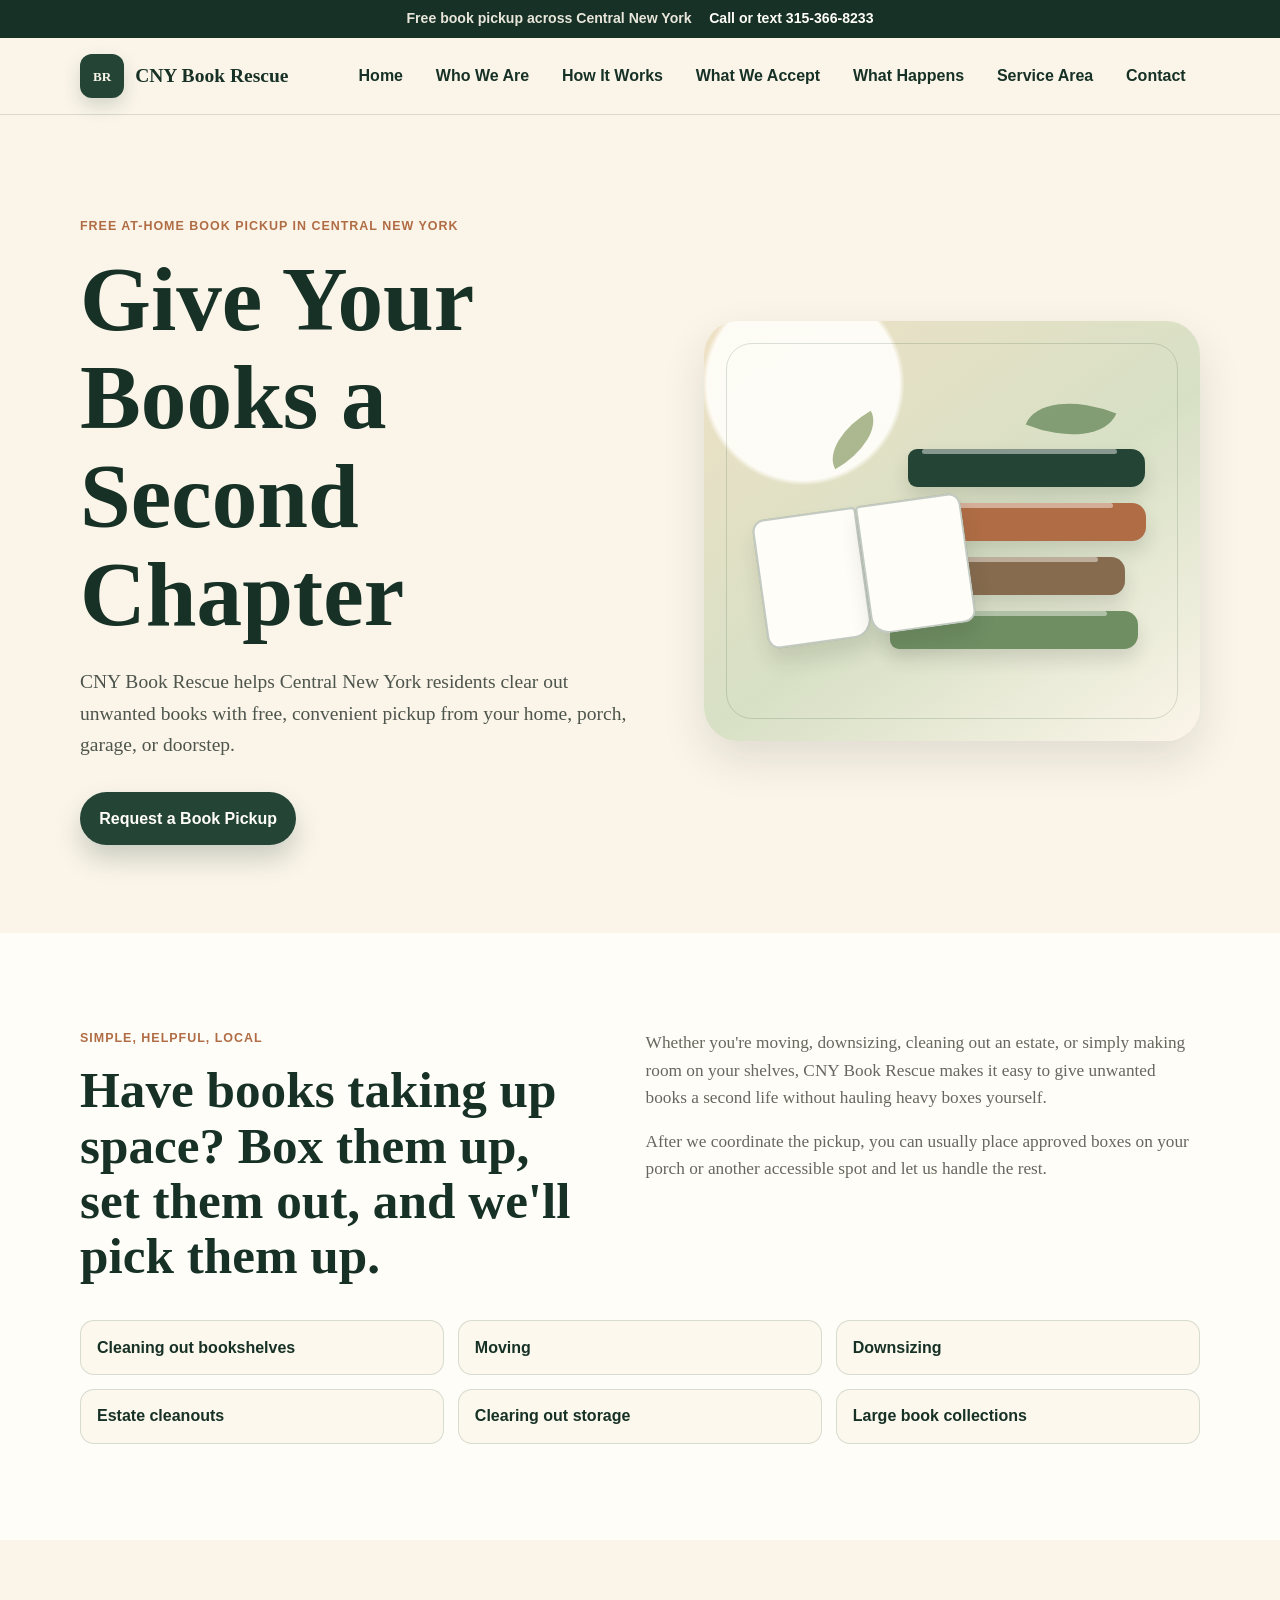
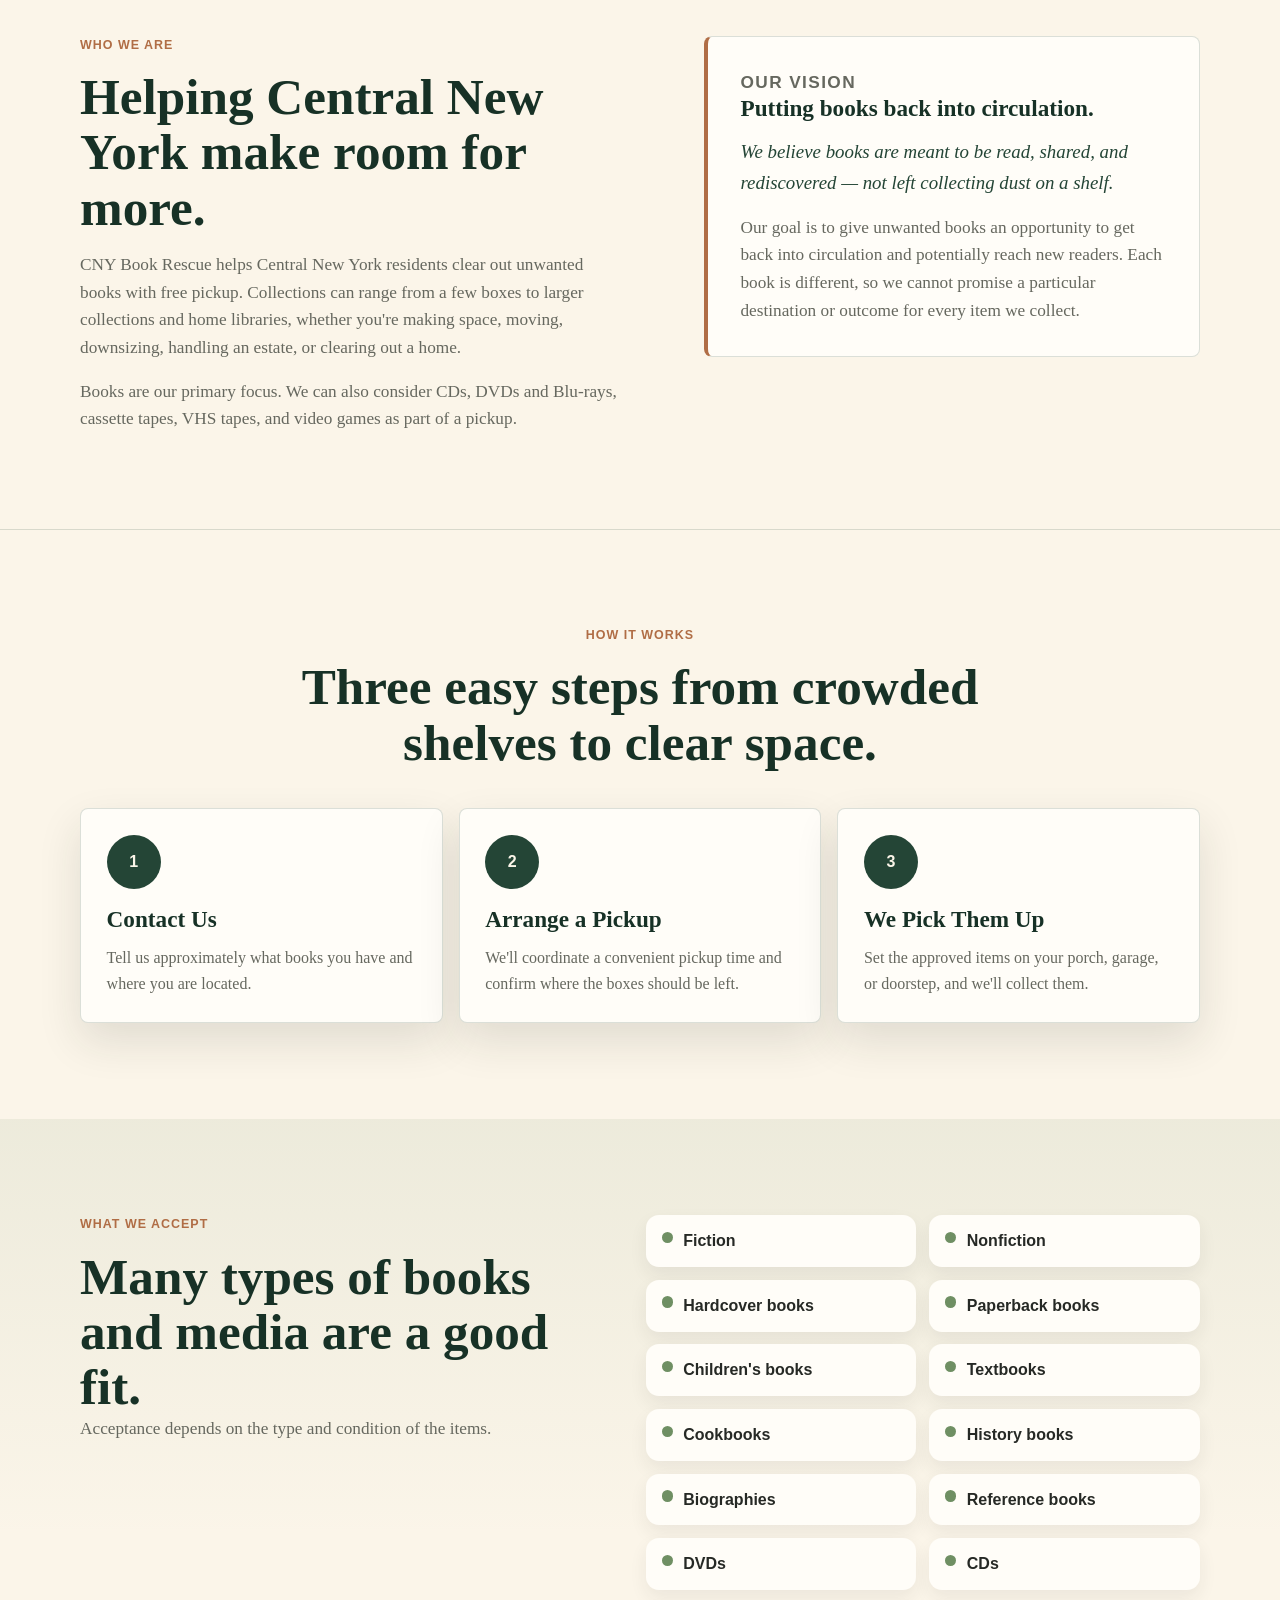
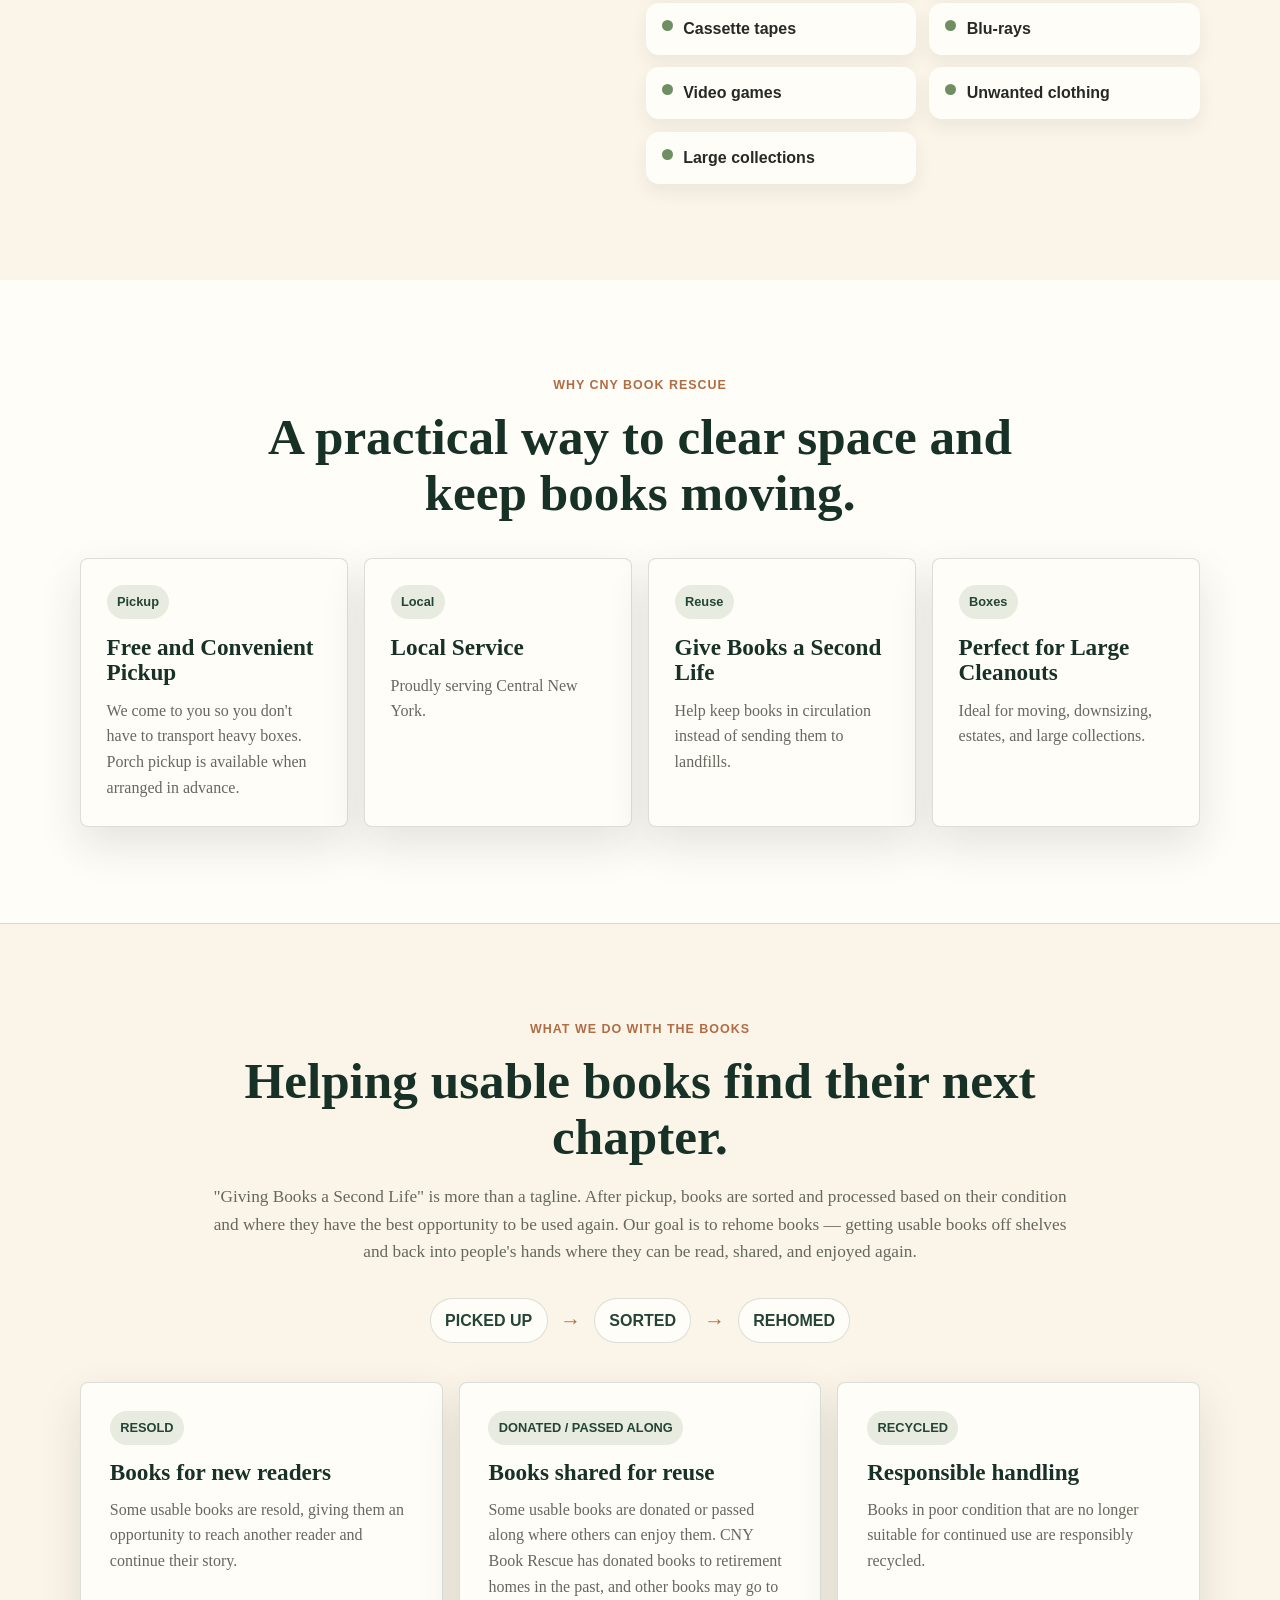
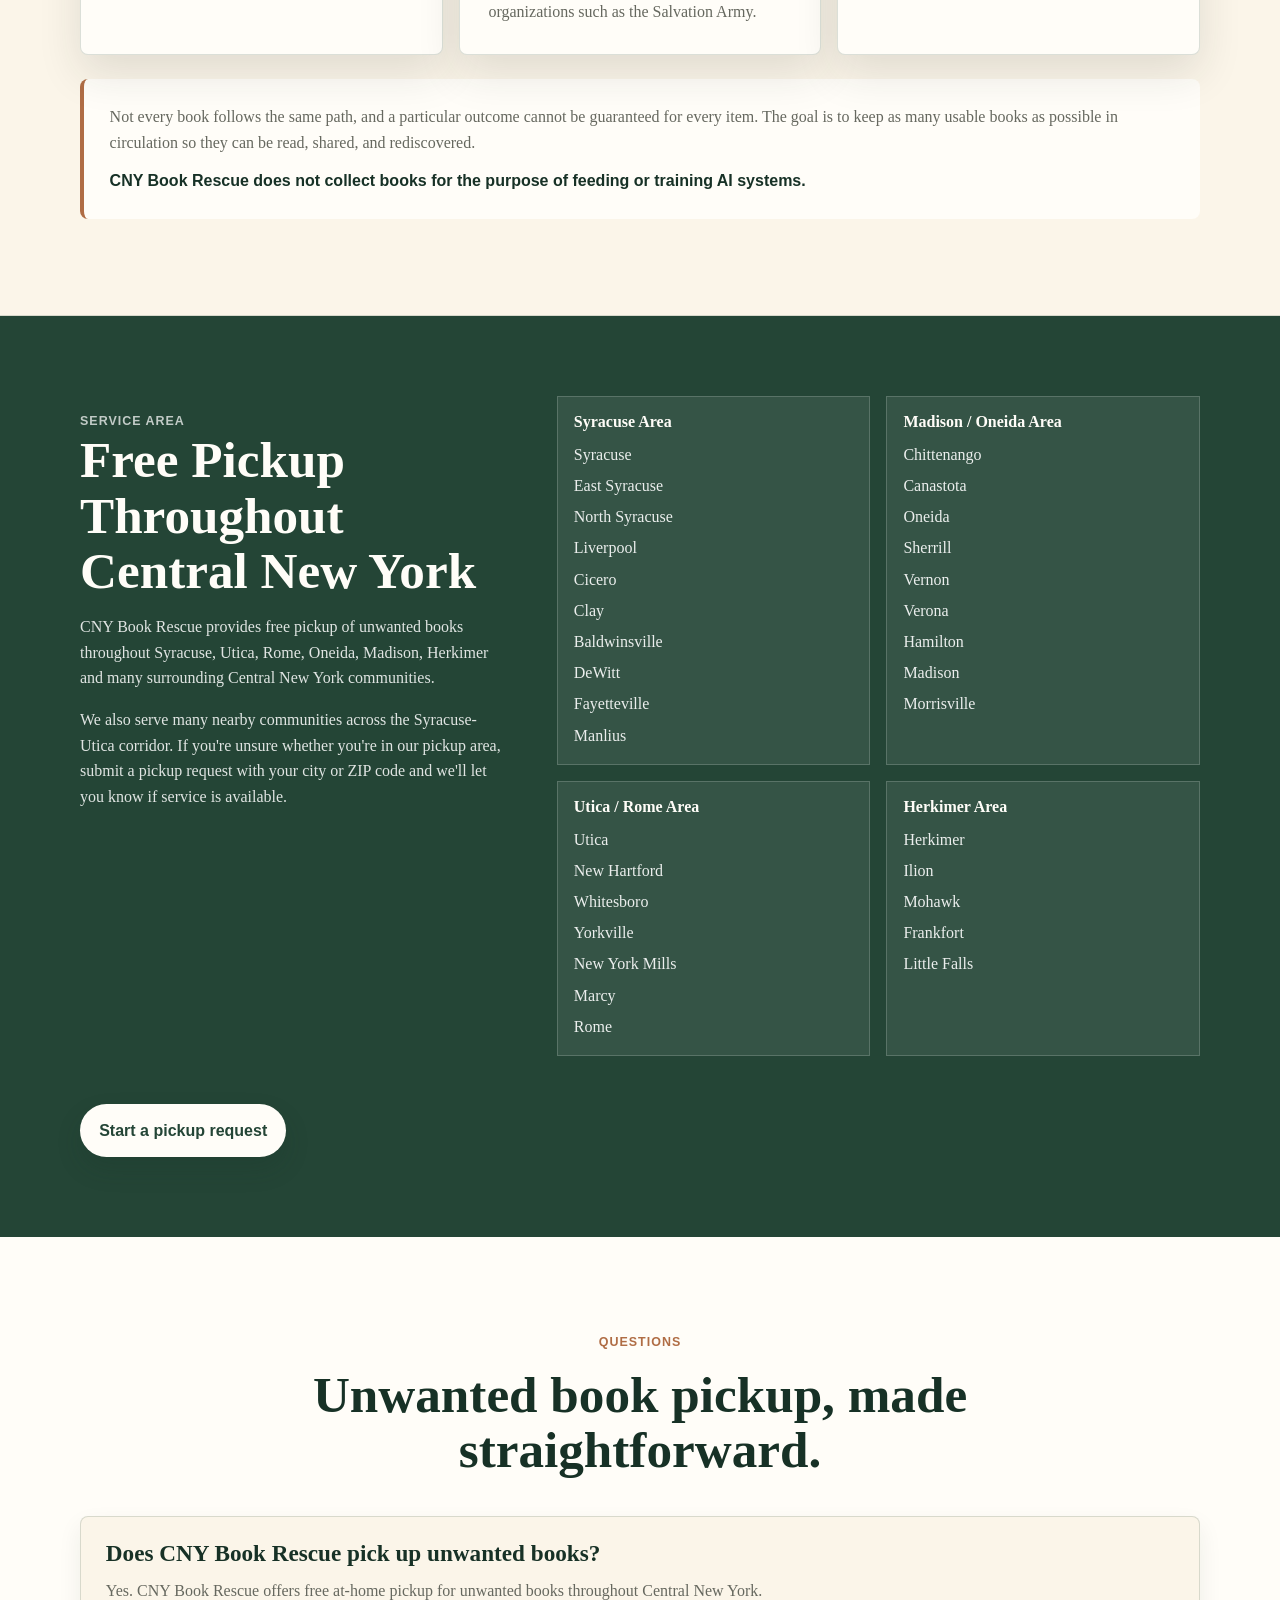
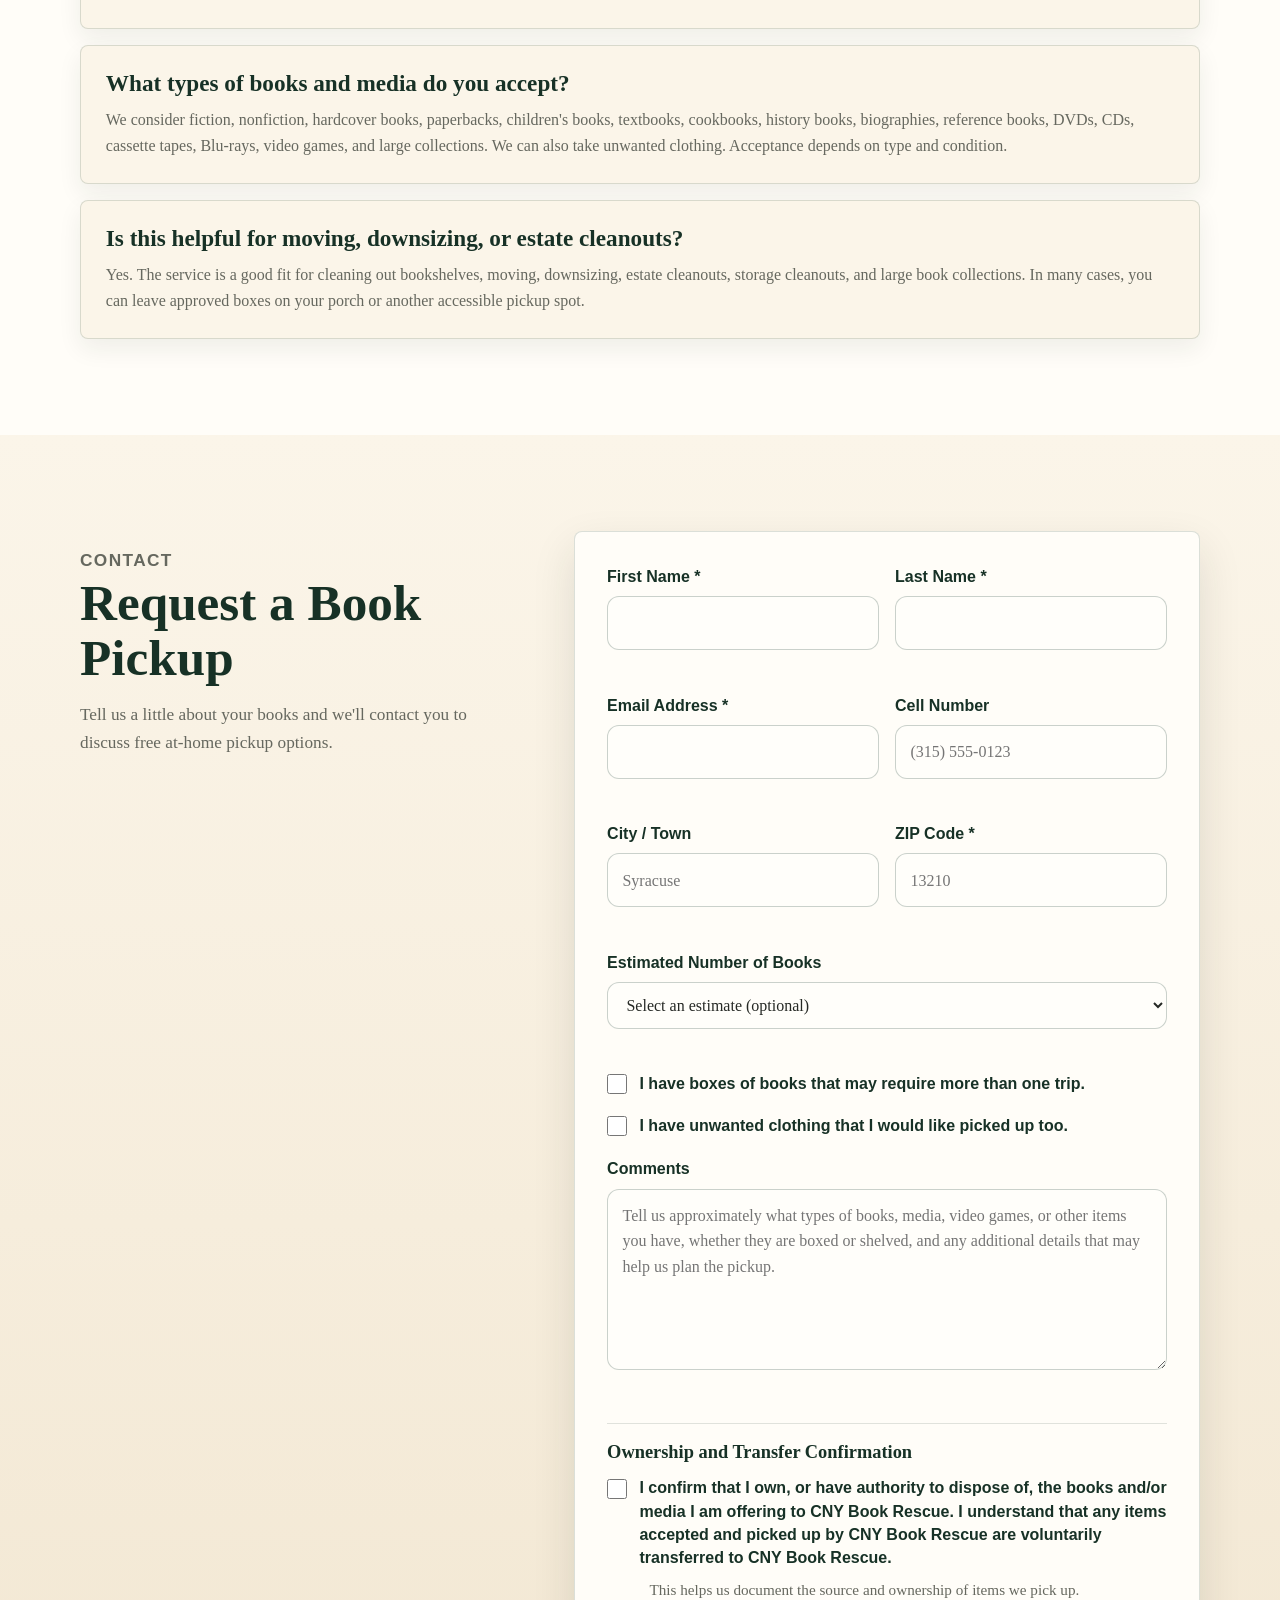
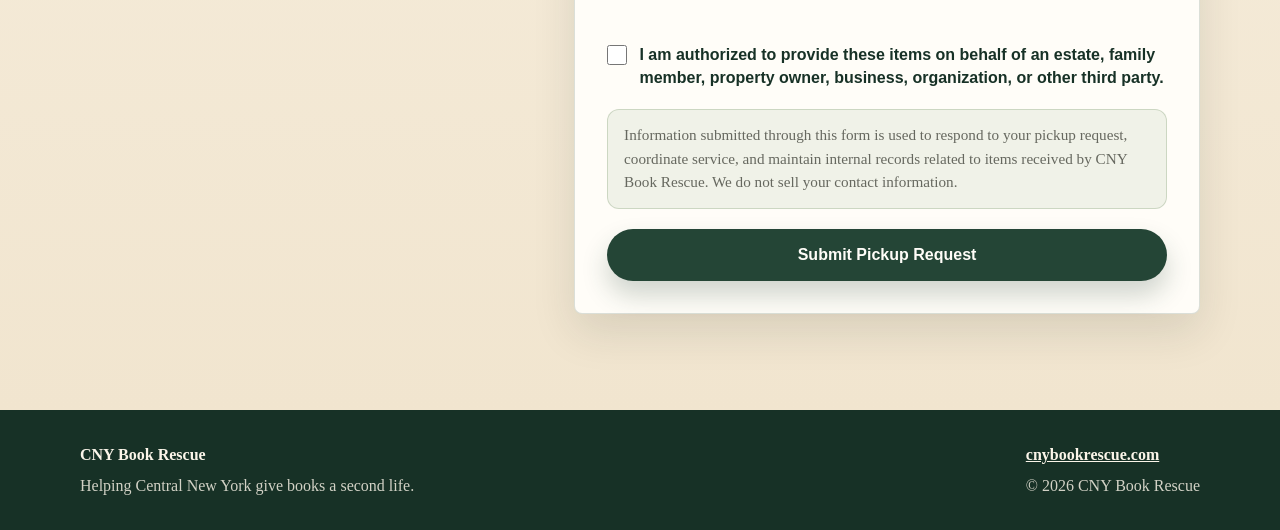
<file: index.html>
<!DOCTYPE html>
<html lang="en">
  <head>
    <!-- Google tag (gtag.js) -->
    <script async src="https://www.googletagmanager.com/gtag/js?id=G-8BRWE50BPJ"></script>
    <script>
      window.dataLayer = window.dataLayer || [];
      function gtag(){dataLayer.push(arguments);}
      gtag('js', new Date());

      gtag('config', 'G-8BRWE50BPJ');
    </script>
    <meta charset="UTF-8">
    <meta name="viewport" content="width=device-width, initial-scale=1.0">
    <title>Free Book Pickup in Syracuse, Central NY &amp; The Mohawk Valley | CNY Book Rescue</title>
    <meta name="description" content="Free pickup of unwanted books and accepted media across Central New York, including Syracuse, Manlius, Cazenovia, Oneida, Utica, Rome, Hamilton and nearby communities.">
    <meta name="robots" content="index, follow">
    <meta name="author" content="CNY Book Rescue">
    <meta name="geo.region" content="US-NY">
    <meta name="geo.placename" content="Central New York, Mohawk Valley, Oneida, Utica, Rome, Syracuse, Madison, Herkimer">
    <meta name="theme-color" content="#244536">
    <!-- TODO: Add Google Search Console verification meta tag here after the real verification code is available. -->
    <meta property="og:title" content="Free Book Pickup in Syracuse, Central NY &amp; The Mohawk Valley | CNY Book Rescue">
    <meta property="og:description" content="Free at-home and porch pickup for unwanted books and accepted media throughout the existing CNY Book Rescue service area in Central New York.">
    <meta property="og:type" content="website">
    <meta property="og:url" content="https://cnybookrescue.com/">
    <meta property="og:site_name" content="CNY Book Rescue">
    <meta property="og:image" content="https://cnybookrescue.com/CListImage.png">
    <meta property="og:image:alt" content="CNY Book Rescue free book pickup in Central New York">
    <meta property="og:locale" content="en_US">
    <meta name="twitter:card" content="summary_large_image">
    <meta name="twitter:title" content="Free Book Pickup in Syracuse, Central NY &amp; The Mohawk Valley | CNY Book Rescue">
    <meta name="twitter:description" content="Free at-home and porch pickup for unwanted books and accepted media throughout the existing CNY Book Rescue service area in Central New York.">
    <meta name="twitter:url" content="https://cnybookrescue.com/">
    <meta name="twitter:image" content="https://cnybookrescue.com/CListImage.png">
    <meta name="twitter:image:alt" content="CNY Book Rescue free book pickup in Central New York">
    <link rel="canonical" href="https://cnybookrescue.com/">
    <link rel="icon" href="data:image/svg+xml,%3Csvg xmlns='http://www.w3.org/2000/svg' viewBox='0 0 64 64'%3E%3Crect width='64' height='64' rx='14' fill='%23244536'/%3E%3Ctext x='32' y='39' text-anchor='middle' font-family='Georgia,serif' font-size='20' font-weight='700' fill='%23fbf5e9'%3EBR%3C/text%3E%3C/svg%3E">
    <link rel="stylesheet" href="css/styles.css">
    <!-- TODO: Add sameAs profile URLs to the Organization schema after real GBP, Facebook, Nextdoor, Yelp, or other profiles are live. -->
    <script type="application/ld+json">
      {
        "@context": "https://schema.org",
        "@graph": [
          {
            "@type": "WebSite",
            "@id": "https://cnybookrescue.com/#website",
            "name": "CNY Book Rescue",
            "alternateName": "Central New York Book Rescue",
            "url": "https://cnybookrescue.com/",
            "inLanguage": "en-US",
            "publisher": {
              "@id": "https://cnybookrescue.com/#organization"
            }
          },
          {
            "@type": "WebPage",
            "@id": "https://cnybookrescue.com/#webpage",
            "url": "https://cnybookrescue.com/",
            "name": "Free Book Pickup in Syracuse, Central NY & The Mohawk Valley | CNY Book Rescue",
            "description": "Free pickup of unwanted books and accepted media across the established CNY Book Rescue service area in Central New York.",
            "isPartOf": {
              "@id": "https://cnybookrescue.com/#website"
            },
            "about": {
              "@id": "https://cnybookrescue.com/#organization"
            },
            "mainEntity": {
              "@id": "https://cnybookrescue.com/#service"
            },
            "inLanguage": "en-US"
          },
          {
            "@type": "Organization",
            "@id": "https://cnybookrescue.com/#organization",
            "name": "CNY Book Rescue",
            "alternateName": "Central New York Book Rescue",
            "url": "https://cnybookrescue.com/",
            "image": "https://cnybookrescue.com/CListImage.png",
            "telephone": "+1-315-366-8233",
            "email": "cnybookrescue@gmail.com",
            "description": "CNY Book Rescue provides free at-home and porch pickup of unwanted books and accepted media throughout its established Central New York service area.",
            "contactPoint": {
              "@type": "ContactPoint",
              "telephone": "+1-315-366-8233",
              "contactType": "pickup requests",
              "areaServed": [
                "Central New York",
                "Mohawk Valley, New York"
              ],
              "availableLanguage": "English"
            },
            "knowsAbout": [
              "free book pickup",
              "at-home book pickup",
              "porch pickup",
              "unwanted books",
              "book donation pickup",
              "donate unwanted books",
              "books and media pickup",
              "book removal",
              "used book pickup",
              "book collection removal",
              "home library removal",
              "home library pickup",
              "estate book cleanout",
              "estate book pickup",
              "moving and downsizing book removal",
              "DVD pickup",
              "CD pickup",
              "video game pickup",
              "cassettes pickup"
            ],
            "areaServed": [
              {
                "@type": "AdministrativeArea",
                "name": "Central New York"
              },
              {
                "@type": "Place",
                "name": "Mohawk Valley, New York",
                "containedInPlace": {
                  "@type": "State",
                  "name": "New York"
                }
              },
              {
                "@type": "AdministrativeArea",
                "name": "Onondaga County, New York"
              },
              {
                "@type": "AdministrativeArea",
                "name": "Madison County, New York"
              },
              {
                "@type": "AdministrativeArea",
                "name": "Oneida County, New York"
              },
              {
                "@type": "AdministrativeArea",
                "name": "Herkimer County, New York"
              },
              {
                "@type": "City",
                "name": "Syracuse",
                "containedInPlace": {
                  "@type": "AdministrativeArea",
                  "name": "Onondaga County, New York"
                }
              },
              {
                "@type": "City",
                "name": "East Syracuse",
                "containedInPlace": {
                  "@type": "AdministrativeArea",
                  "name": "Onondaga County, New York"
                }
              },
              {
                "@type": "City",
                "name": "North Syracuse",
                "containedInPlace": {
                  "@type": "AdministrativeArea",
                  "name": "Onondaga County, New York"
                }
              },
              {
                "@type": "Place",
                "name": "Mattydale, New York",
                "containedInPlace": {
                  "@type": "AdministrativeArea",
                  "name": "Onondaga County, New York"
                }
              },
              {
                "@type": "City",
                "name": "Liverpool",
                "containedInPlace": {
                  "@type": "AdministrativeArea",
                  "name": "Onondaga County, New York"
                }
              },
              {
                "@type": "City",
                "name": "Cicero",
                "containedInPlace": {
                  "@type": "AdministrativeArea",
                  "name": "Onondaga County, New York"
                }
              },
              {
                "@type": "City",
                "name": "Clay",
                "containedInPlace": {
                  "@type": "AdministrativeArea",
                  "name": "Onondaga County, New York"
                }
              },
              {
                "@type": "City",
                "name": "Baldwinsville",
                "containedInPlace": {
                  "@type": "AdministrativeArea",
                  "name": "Onondaga County, New York"
                }
              },
              {
                "@type": "City",
                "name": "DeWitt",
                "containedInPlace": {
                  "@type": "AdministrativeArea",
                  "name": "Onondaga County, New York"
                }
              },
              {
                "@type": "City",
                "name": "Fayetteville",
                "containedInPlace": {
                  "@type": "AdministrativeArea",
                  "name": "Onondaga County, New York"
                }
              },
              {
                "@type": "City",
                "name": "Manlius",
                "containedInPlace": {
                  "@type": "AdministrativeArea",
                  "name": "Onondaga County, New York"
                }
              },
              {
                "@type": "City",
                "name": "Utica",
                "containedInPlace": {
                  "@type": "AdministrativeArea",
                  "name": "Oneida County, New York"
                }
              },
              {
                "@type": "City",
                "name": "New Hartford",
                "containedInPlace": {
                  "@type": "AdministrativeArea",
                  "name": "Oneida County, New York"
                }
              },
              {
                "@type": "City",
                "name": "Whitesboro",
                "containedInPlace": {
                  "@type": "AdministrativeArea",
                  "name": "Oneida County, New York"
                }
              },
              {
                "@type": "City",
                "name": "Yorkville",
                "containedInPlace": {
                  "@type": "AdministrativeArea",
                  "name": "Oneida County, New York"
                }
              },
              {
                "@type": "City",
                "name": "New York Mills",
                "containedInPlace": {
                  "@type": "AdministrativeArea",
                  "name": "Oneida County, New York"
                }
              },
              {
                "@type": "City",
                "name": "Marcy",
                "containedInPlace": {
                  "@type": "AdministrativeArea",
                  "name": "Oneida County, New York"
                }
              },
              {
                "@type": "City",
                "name": "Rome",
                "containedInPlace": {
                  "@type": "AdministrativeArea",
                  "name": "Oneida County, New York"
                }
              },
              {
                "@type": "City",
                "name": "Chittenango",
                "containedInPlace": {
                  "@type": "AdministrativeArea",
                  "name": "Madison County, New York"
                }
              },
              {
                "@type": "Place",
                "name": "Cazenovia, New York",
                "containedInPlace": {
                  "@type": "AdministrativeArea",
                  "name": "Madison County, New York"
                }
              },
              {
                "@type": "City",
                "name": "Canastota",
                "containedInPlace": {
                  "@type": "AdministrativeArea",
                  "name": "Madison County, New York"
                }
              },
              {
                "@type": "City",
                "name": "Oneida",
                "containedInPlace": {
                  "@type": "AdministrativeArea",
                  "name": "Madison County, New York"
                }
              },
              {
                "@type": "City",
                "name": "Sherrill",
                "containedInPlace": {
                  "@type": "AdministrativeArea",
                  "name": "Oneida County, New York"
                }
              },
              {
                "@type": "City",
                "name": "Vernon",
                "containedInPlace": {
                  "@type": "AdministrativeArea",
                  "name": "Oneida County, New York"
                }
              },
              {
                "@type": "City",
                "name": "Verona",
                "containedInPlace": {
                  "@type": "AdministrativeArea",
                  "name": "Oneida County, New York"
                }
              },
              {
                "@type": "City",
                "name": "Hamilton",
                "containedInPlace": {
                  "@type": "AdministrativeArea",
                  "name": "Madison County, New York"
                }
              },
              {
                "@type": "City",
                "name": "Madison",
                "containedInPlace": {
                  "@type": "AdministrativeArea",
                  "name": "Madison County, New York"
                }
              },
              {
                "@type": "City",
                "name": "Morrisville",
                "containedInPlace": {
                  "@type": "AdministrativeArea",
                  "name": "Madison County, New York"
                }
              },
              {
                "@type": "City",
                "name": "Herkimer",
                "containedInPlace": {
                  "@type": "AdministrativeArea",
                  "name": "Herkimer County, New York"
                }
              },
              {
                "@type": "City",
                "name": "Ilion",
                "containedInPlace": {
                  "@type": "AdministrativeArea",
                  "name": "Herkimer County, New York"
                }
              },
              {
                "@type": "City",
                "name": "Mohawk",
                "containedInPlace": {
                  "@type": "AdministrativeArea",
                  "name": "Herkimer County, New York"
                }
              },
              {
                "@type": "City",
                "name": "Frankfort",
                "containedInPlace": {
                  "@type": "AdministrativeArea",
                  "name": "Herkimer County, New York"
                }
              },
              {
                "@type": "City",
                "name": "Little Falls",
                "containedInPlace": {
                  "@type": "AdministrativeArea",
                  "name": "Herkimer County, New York"
                }
              }
            ]
          },
          {
            "@type": "Service",
            "@id": "https://cnybookrescue.com/#service",
            "name": "Free Book and Accepted Media Pickup Across Central New York",
            "serviceType": "Free book pickup, book donation pickup, and removal of unwanted books and accepted media",
            "description": "Free pickup of unwanted books and accepted media, including CDs, DVDs, cassettes and video games, from homes, porches, moves, downsizing projects, home libraries and estate cleanouts throughout the established Central New York service area.",
            "keywords": "free book pickup, book donation pickup, unwanted book removal, home library pickup, estate book pickup, moving and downsizing book pickup, books and media pickup, Syracuse New York book pickup, Oneida New York book pickup, Oneida New York book donation, Utica New York book pickup, Utica New York book donation, Rome New York book pickup, Mohawk Valley book pickup",
            "providerMobility": "dynamic",
            "provider": {
              "@id": "https://cnybookrescue.com/#organization"
            },
            "url": "https://cnybookrescue.com/",
            "offers": {
              "@type": "Offer",
              "name": "Free book and media pickup",
              "price": "0",
              "priceCurrency": "USD",
              "url": "https://cnybookrescue.com/#contact"
            },
            "areaServed": [
              {
                "@type": "AdministrativeArea",
                "name": "Central New York"
              },
              {
                "@type": "Place",
                "name": "Mohawk Valley, New York",
                "containedInPlace": {
                  "@type": "State",
                  "name": "New York"
                }
              },
              {
                "@type": "AdministrativeArea",
                "name": "Onondaga County, New York"
              },
              {
                "@type": "AdministrativeArea",
                "name": "Madison County, New York"
              },
              {
                "@type": "AdministrativeArea",
                "name": "Oneida County, New York"
              },
              {
                "@type": "AdministrativeArea",
                "name": "Herkimer County, New York"
              },
              {
                "@type": "Place",
                "name": "Syracuse-Utica corridor",
                "containedInPlace": {
                  "@type": "AdministrativeArea",
                  "name": "Central New York"
                }
              },
              {
                "@type": "City",
                "name": "Syracuse"
              },
              {
                "@type": "City",
                "name": "East Syracuse"
              },
              {
                "@type": "City",
                "name": "North Syracuse"
              },
              {
                "@type": "Place",
                "name": "Mattydale, New York"
              },
              {
                "@type": "City",
                "name": "Liverpool"
              },
              {
                "@type": "City",
                "name": "Cicero"
              },
              {
                "@type": "City",
                "name": "Clay"
              },
              {
                "@type": "City",
                "name": "Baldwinsville"
              },
              {
                "@type": "City",
                "name": "DeWitt"
              },
              {
                "@type": "City",
                "name": "Fayetteville"
              },
              {
                "@type": "City",
                "name": "Manlius"
              },
              {
                "@type": "City",
                "name": "Utica"
              },
              {
                "@type": "City",
                "name": "New Hartford"
              },
              {
                "@type": "City",
                "name": "Whitesboro"
              },
              {
                "@type": "City",
                "name": "Yorkville"
              },
              {
                "@type": "City",
                "name": "New York Mills"
              },
              {
                "@type": "City",
                "name": "Marcy"
              },
              {
                "@type": "City",
                "name": "Rome"
              },
              {
                "@type": "City",
                "name": "Chittenango"
              },
              {
                "@type": "Place",
                "name": "Cazenovia, New York"
              },
              {
                "@type": "City",
                "name": "Canastota"
              },
              {
                "@type": "City",
                "name": "Oneida"
              },
              {
                "@type": "City",
                "name": "Sherrill"
              },
              {
                "@type": "City",
                "name": "Vernon"
              },
              {
                "@type": "City",
                "name": "Verona"
              },
              {
                "@type": "City",
                "name": "Hamilton"
              },
              {
                "@type": "City",
                "name": "Madison"
              },
              {
                "@type": "City",
                "name": "Morrisville"
              },
              {
                "@type": "City",
                "name": "Herkimer"
              },
              {
                "@type": "City",
                "name": "Ilion"
              },
              {
                "@type": "City",
                "name": "Mohawk"
              },
              {
                "@type": "City",
                "name": "Frankfort"
              },
              {
                "@type": "City",
                "name": "Little Falls"
              }
            ]
          },
          {
            "@type": "FAQPage",
            "@id": "https://cnybookrescue.com/#faq",
            "mainEntity": [
              {
                "@type": "Question",
                "name": "Does CNY Book Rescue pick up unwanted books?",
                "acceptedAnswer": {
                  "@type": "Answer",
                  "text": "Yes. CNY Book Rescue offers free at-home pickup for unwanted books throughout Central New York."
                }
              },
              {
                "@type": "Question",
                "name": "What types of books and media do you accept?",
                "acceptedAnswer": {
                  "@type": "Answer",
                  "text": "We consider fiction, nonfiction, hardcover books, paperbacks, children's books, textbooks, cookbooks, history books, biographies, reference books, DVDs, CDs, cassette tapes, Blu-rays, video games, and large collections. We can also take unwanted clothing. Acceptance depends on type and condition."
                }
              },
              {
                "@type": "Question",
                "name": "Is this helpful for moving, downsizing, or estate cleanouts?",
                "acceptedAnswer": {
                  "@type": "Answer",
                  "text": "Yes. The service is a good fit for cleaning out bookshelves, moving, downsizing, estate cleanouts, storage cleanouts, and large book collections. In many cases, you can leave approved boxes on your porch or another accessible pickup spot."
                }
              }
            ]
          }
        ]
      }
    </script>
  </head>
  <body>
    <a class="skip-link" href="#main">Skip to content</a>

    <header class="site-header" data-header>
      <div class="announcement-bar">
        <p>Free book pickup across Central New York</p>
        <a href="tel:+13153668233">Call or text 315-366-8233</a>
      </div>
      <nav class="nav" aria-label="Primary navigation">
        <a class="brand" href="#home" aria-label="CNY Book Rescue home">
          <span class="brand-mark" aria-hidden="true">BR</span>
          <span class="brand-text">CNY Book Rescue</span>
        </a>

        <button class="nav-toggle" type="button" aria-expanded="false" aria-controls="primary-menu" aria-label="Open navigation menu">
          <span></span>
          <span></span>
          <span></span>
        </button>

        <ul class="nav-menu" id="primary-menu">
          <li><a href="#home">Home</a></li>
          <li><a href="#who-we-are">Who We Are</a></li>
          <li><a href="#how-it-works">How It Works</a></li>
          <li><a href="#what-we-accept">What We Accept</a></li>
          <li><a href="#what-happens">What Happens</a></li>
          <li><a href="#service-area">Service Area</a></li>
          <li><a href="#contact">Contact</a></li>
        </ul>
      </nav>
    </header>

    <main id="main">
      <section class="hero" id="home" aria-labelledby="hero-title">
        <div class="hero-content">
          <p class="eyebrow">Free at-home book pickup in Central New York</p>
          <h1 id="hero-title">Give Your Books a Second Chapter</h1>
          <p class="hero-copy">CNY Book Rescue helps Central New York residents clear out unwanted books with free, convenient pickup from your home, porch, garage, or doorstep.</p>
          <a class="button button-primary" href="#contact" data-analytics-event="request_pickup_click">Request a Book Pickup</a>
        </div>

        <div class="hero-art" aria-label="Illustration of rescued books with leaves">
          <div class="book-stack">
            <span class="book book-one"></span>
            <span class="book book-two"></span>
            <span class="book book-three"></span>
            <span class="book book-four"></span>
          </div>
          <div class="open-book">
            <span></span>
            <span></span>
          </div>
          <div class="leaf leaf-one"></div>
          <div class="leaf leaf-two"></div>
        </div>
      </section>

      <section class="section intro-section" aria-labelledby="overview-title">
        <div class="section-inner two-column">
          <div>
            <p class="eyebrow">Simple, helpful, local</p>
            <h2 id="overview-title">Have books taking up space? Box them up, set them out, and we'll pick them up.</h2>
          </div>
          <div class="flow">
            <p>Whether you're moving, downsizing, cleaning out an estate, or simply making room on your shelves, CNY Book Rescue makes it easy to give unwanted books a second life without hauling heavy boxes yourself.</p>
            <p>After we coordinate the pickup, you can usually place approved boxes on your porch or another accessible spot and let us handle the rest.</p>
          </div>
        </div>
        <div class="section-inner situation-grid" aria-label="Common pickup situations">
          <span>Cleaning out bookshelves</span>
          <span>Moving</span>
          <span>Downsizing</span>
          <span>Estate cleanouts</span>
          <span>Clearing out storage</span>
          <span>Large book collections</span>
        </div>
      </section>

      <section class="section who-section" id="who-we-are" aria-labelledby="who-title">
        <div class="section-inner who-layout">
          <div class="who-copy">
            <p class="eyebrow">Who We Are</p>
            <h2 id="who-title">Helping Central New York make room for more.</h2>
            <p>CNY Book Rescue helps Central New York residents clear out unwanted books with free pickup. Collections can range from a few boxes to larger collections and home libraries, whether you're making space, moving, downsizing, handling an estate, or clearing out a home.</p>
            <p>Books are our primary focus. We can also consider CDs, DVDs and Blu-rays, cassette tapes, VHS tapes, and video games as part of a pickup.</p>
          </div>
          <article class="vision-panel" aria-labelledby="vision-title">
            <p class="eyebrow">Our Vision</p>
            <h3 id="vision-title">Putting books back into circulation.</h3>
            <p class="vision-belief">We believe books are meant to be read, shared, and rediscovered — not left collecting dust on a shelf.</p>
            <p>Our goal is to give unwanted books an opportunity to get back into circulation and potentially reach new readers. Each book is different, so we cannot promise a particular destination or outcome for every item we collect.</p>
          </article>
        </div>
      </section>

      <section class="section steps-section" id="how-it-works" aria-labelledby="steps-title">
        <div class="section-inner section-heading">
          <p class="eyebrow">How it works</p>
          <h2 id="steps-title">Three easy steps from crowded shelves to clear space.</h2>
        </div>
        <div class="section-inner card-grid steps-grid">
          <article class="step-card">
            <div class="icon-circle" aria-hidden="true">1</div>
            <h3>Contact Us</h3>
            <p>Tell us approximately what books you have and where you are located.</p>
          </article>
          <article class="step-card">
            <div class="icon-circle" aria-hidden="true">2</div>
            <h3>Arrange a Pickup</h3>
            <p>We'll coordinate a convenient pickup time and confirm where the boxes should be left.</p>
          </article>
          <article class="step-card">
            <div class="icon-circle" aria-hidden="true">3</div>
            <h3>We Pick Them Up</h3>
            <p>Set the approved items on your porch, garage, or doorstep, and we'll collect them.</p>
          </article>
        </div>
      </section>

      <section class="section accept-section" id="what-we-accept" aria-labelledby="accept-title">
        <div class="section-inner two-column">
          <div>
            <p class="eyebrow">What we accept</p>
            <h2 id="accept-title">Many types of books and media are a good fit.</h2>
            <p class="section-copy">Acceptance depends on the type and condition of the items.</p>
          </div>
          <ul class="accept-list">
            <li>Fiction</li>
            <li>Nonfiction</li>
            <li>Hardcover books</li>
            <li>Paperback books</li>
            <li>Children's books</li>
            <li>Textbooks</li>
            <li>Cookbooks</li>
            <li>History books</li>
            <li>Biographies</li>
            <li>Reference books</li>
            <li>DVDs</li>
            <li>CDs</li>
            <li>Cassette tapes</li>
            <li>Blu-rays</li>
            <li>Video games</li>
            <!-- CLOTHING ACCEPTANCE START: comment out the next line to hide clothing, or uncomment it to show clothing again. -->
            <li>Unwanted clothing</li>
            <!-- CLOTHING ACCEPTANCE END -->
            <li>Large collections</li>
          </ul>
        </div>
      </section>

      <section class="section benefits-section" aria-labelledby="benefits-title">
        <div class="section-inner section-heading">
          <p class="eyebrow">Why CNY Book Rescue</p>
          <h2 id="benefits-title">A practical way to clear space and keep books moving.</h2>
        </div>
        <div class="section-inner card-grid benefits-grid">
          <article class="benefit-card">
            <span class="benefit-icon" aria-hidden="true">Pickup</span>
            <h3>Free and Convenient Pickup</h3>
            <p>We come to you so you don't have to transport heavy boxes. Porch pickup is available when arranged in advance.</p>
          </article>
          <article class="benefit-card">
            <span class="benefit-icon" aria-hidden="true">Local</span>
            <h3>Local Service</h3>
            <p>Proudly serving Central New York.</p>
          </article>
          <article class="benefit-card">
            <span class="benefit-icon" aria-hidden="true">Reuse</span>
            <h3>Give Books a Second Life</h3>
            <p>Help keep books in circulation instead of sending them to landfills.</p>
          </article>
          <article class="benefit-card">
            <span class="benefit-icon" aria-hidden="true">Boxes</span>
            <h3>Perfect for Large Cleanouts</h3>
            <p>Ideal for moving, downsizing, estates, and large collections.</p>
          </article>
        </div>
      </section>

      <section class="section book-journey-section" id="what-happens" aria-labelledby="book-journey-title">
        <div class="section-inner book-journey-intro">
          <p class="eyebrow">What we do with the books</p>
          <h2 id="book-journey-title">Helping usable books find their next chapter.</h2>
          <p class="journey-lead">"Giving Books a Second Life" is more than a tagline. After pickup, books are sorted and processed based on their condition and where they have the best opportunity to be used again. Our goal is to rehome books — getting usable books off shelves and back into people's hands where they can be read, shared, and enjoyed again.</p>
        </div>

        <div class="section-inner journey-flow" aria-label="Books are picked up, sorted, and rehomed">
          <span>Picked Up</span>
          <b aria-hidden="true">&rarr;</b>
          <span>Sorted</span>
          <b aria-hidden="true">&rarr;</b>
          <span>Rehomed</span>
        </div>

        <div class="section-inner card-grid journey-grid">
          <article class="journey-card">
            <span class="journey-tag">Resold</span>
            <h3>Books for new readers</h3>
            <p>Some usable books are resold, giving them an opportunity to reach another reader and continue their story.</p>
          </article>
          <article class="journey-card">
            <span class="journey-tag">Donated / Passed Along</span>
            <h3>Books shared for reuse</h3>
            <p>Some usable books are donated or passed along where others can enjoy them. CNY Book Rescue has donated books to retirement homes in the past, and other books may go to organizations such as the Salvation Army.</p>
          </article>
          <article class="journey-card">
            <span class="journey-tag">Recycled</span>
            <h3>Responsible handling</h3>
            <p>Books in poor condition that are no longer suitable for continued use are responsibly recycled.</p>
          </article>
        </div>

        <div class="section-inner journey-note">
          <p>Not every book follows the same path, and a particular outcome cannot be guaranteed for every item. The goal is to keep as many usable books as possible in circulation so they can be read, shared, and rediscovered.</p>
          <p class="ai-note">CNY Book Rescue does not collect books for the purpose of feeding or training AI systems.</p>
        </div>
      </section>

      <section class="service-area" id="service-area" aria-labelledby="service-area-title">
        <div class="section-inner service-area-inner">
          <div class="service-area-copy">
            <p class="eyebrow">Service Area</p>
            <h2 id="service-area-title">Free Pickup Throughout Central New York</h2>
            <p>CNY Book Rescue provides free pickup of unwanted books throughout Syracuse, Utica, Rome, Oneida, Madison, Herkimer and many surrounding Central New York communities.</p>
            <p>We also serve many nearby communities across the Syracuse-Utica corridor. If you're unsure whether you're in our pickup area, submit a pickup request with your city or ZIP code and we'll let you know if service is available.</p>
          </div>
          <div class="service-area-groups" aria-label="Common Central New York pickup areas">
            <article>
              <h3>Syracuse Area</h3>
              <ul>
                <li>Syracuse</li>
                <li>East Syracuse</li>
                <li>North Syracuse</li>
                <li>Liverpool</li>
                <li>Cicero</li>
                <li>Clay</li>
                <li>Baldwinsville</li>
                <li>DeWitt</li>
                <li>Fayetteville</li>
                <li>Manlius</li>
              </ul>
            </article>
            <article>
              <h3>Madison / Oneida Area</h3>
              <ul>
                <li>Chittenango</li>
                <li>Canastota</li>
                <li>Oneida</li>
                <li>Sherrill</li>
                <li>Vernon</li>
                <li>Verona</li>
                <li>Hamilton</li>
                <li>Madison</li>
                <li>Morrisville</li>
              </ul>
            </article>
            <article>
              <h3>Utica / Rome Area</h3>
              <ul>
                <li>Utica</li>
                <li>New Hartford</li>
                <li>Whitesboro</li>
                <li>Yorkville</li>
                <li>New York Mills</li>
                <li>Marcy</li>
                <li>Rome</li>
              </ul>
            </article>
            <article>
              <h3>Herkimer Area</h3>
              <ul>
                <li>Herkimer</li>
                <li>Ilion</li>
                <li>Mohawk</li>
                <li>Frankfort</li>
                <li>Little Falls</li>
              </ul>
            </article>
          </div>
          <a class="button button-secondary" href="#contact" data-analytics-event="service_area_cta_click">Start a pickup request</a>
        </div>
      </section>

      <section class="section faq-section" aria-labelledby="faq-title">
        <div class="section-inner section-heading">
          <p class="eyebrow">Questions</p>
          <h2 id="faq-title">Unwanted book pickup, made straightforward.</h2>
        </div>
        <div class="section-inner faq-list">
          <article class="faq-item">
            <h3>Does CNY Book Rescue pick up unwanted books?</h3>
            <p>Yes. CNY Book Rescue offers free at-home pickup for unwanted books throughout Central New York.</p>
          </article>
          <article class="faq-item">
            <h3>What types of books and media do you accept?</h3>
            <p>We consider fiction, nonfiction, hardcover books, paperbacks, children's books, textbooks, cookbooks, history books, biographies, reference books, DVDs, CDs, cassette tapes, Blu-rays, video games, and large collections. <!-- CLOTHING ACCEPTANCE START: comment out the next span to hide clothing, or uncomment it to show clothing again. --><span class="clothing-acceptance">We can also take unwanted clothing.</span><!-- CLOTHING ACCEPTANCE END --> Acceptance depends on type and condition.</p>
          </article>
          <article class="faq-item">
            <h3>Is this helpful for moving, downsizing, or estate cleanouts?</h3>
            <p>Yes. The service is a good fit for cleaning out bookshelves, moving, downsizing, estate cleanouts, storage cleanouts, and large book collections. In many cases, you can leave approved boxes on your porch or another accessible pickup spot.</p>
          </article>
        </div>
      </section>

      <section class="section contact-section" id="contact" aria-labelledby="contact-title">
        <div class="section-inner contact-layout">
          <div class="contact-intro">
            <p class="eyebrow">Contact</p>
            <h2 id="contact-title">Request a Book Pickup</h2>
            <p>Tell us a little about your books and we'll contact you to discuss free at-home pickup options.</p>
          </div>

          <form class="pickup-form" id="pickup-form" action="https://formsubmit.co/ajax/cnybookrescue@gmail.com" method="POST" novalidate>
            <div class="form-status" id="form-success" role="status" aria-live="polite" hidden>
              Thank you! Your pickup request has been received. We'll be in touch soon.
            </div>
            <div class="form-status form-status-error" id="form-error" role="alert" hidden>
              Something went wrong while sending your request. Please try again in a moment.
            </div>

            <input type="hidden" name="_subject" value="New CNY Book Rescue pickup request">
            <input type="hidden" name="_template" value="table">
            <div class="honeypot-field" aria-hidden="true">
              <label for="website">Website</label>
              <input id="website" name="_honey" type="text" tabindex="-1" autocomplete="off">
            </div>

            <div class="form-row">
              <div class="field">
                <label for="firstName">First Name <span aria-hidden="true">*</span></label>
                <input id="firstName" name="firstName" type="text" autocomplete="given-name" required>
                <p class="error-message" id="firstName-error"></p>
              </div>
              <div class="field">
                <label for="lastName">Last Name <span aria-hidden="true">*</span></label>
                <input id="lastName" name="lastName" type="text" autocomplete="family-name" required>
                <p class="error-message" id="lastName-error"></p>
              </div>
            </div>

            <div class="form-row">
              <div class="field">
                <label for="email">Email Address <span aria-hidden="true">*</span></label>
                <input id="email" name="email" type="email" autocomplete="email" required>
                <p class="error-message" id="email-error"></p>
              </div>
              <div class="field">
                <label for="cellNumber">Cell Number</label>
                <input id="cellNumber" name="cellNumber" type="tel" autocomplete="tel" placeholder="(315) 555-0123">
                <p class="error-message" id="cellNumber-error"></p>
              </div>
            </div>

            <div class="form-row">
              <div class="field">
                <label for="cityTown">City / Town</label>
                <input id="cityTown" name="cityTown" type="text" autocomplete="address-level2" placeholder="Syracuse">
                <p class="error-message" id="cityTown-error"></p>
              </div>
              <div class="field">
                <label for="zipCode">ZIP Code <span aria-hidden="true">*</span></label>
                <input id="zipCode" name="zipCode" type="text" inputmode="numeric" autocomplete="postal-code" placeholder="13210" pattern="^\d{5}(-\d{4})?$" maxlength="10" title="Enter a 5-digit ZIP code or ZIP+4, such as 13210 or 13210-1234." required>
                <p class="error-message" id="zipCode-error"></p>
              </div>
            </div>

            <div class="field">
              <label for="bookEstimate">Estimated Number of Books</label>
              <select id="bookEstimate" name="bookEstimate">
                <option value="">Select an estimate (optional)</option>
                <option value="1-25 books">1-25 books</option>
                <option value="26-100 books">26-100 books</option>
                <option value="101-500 books">101-500 books</option>
                <option value="500-1,000 books">500-1,000 books</option>
                <option value="More than 1,000 books">More than 1,000 books</option>
              </select>
              <p class="error-message" id="bookEstimate-error"></p>
            </div>

            <div class="checkbox-field">
              <input id="largeCollection" name="largeCollection" type="checkbox" value="Yes">
              <label for="largeCollection">I have boxes of books that may require more than one trip.</label>
            </div>

            <div class="checkbox-field">
              <input id="clothingPickup" name="clothingPickup" type="checkbox" value="Yes">
              <label for="clothingPickup">I have unwanted clothing that I would like picked up too.</label>
            </div>

            <div class="field">
              <label for="comments">Comments</label>
              <textarea id="comments" name="comments" rows="6" placeholder="Tell us approximately what types of books, media, video games, or other items you have, whether they are boxed or shelved, and any additional details that may help us plan the pickup."></textarea>
              <p class="error-message" id="comments-error"></p>
            </div>

            <div class="form-section">
              <h3>Ownership and Transfer Confirmation</h3>
              <div class="checkbox-field">
                <input id="ownershipTransferConfirmed" name="ownershipTransferConfirmed" type="checkbox" value="Yes" required>
                <label for="ownershipTransferConfirmed">I confirm that I own, or have authority to dispose of, the books and/or media I am offering to CNY Book Rescue. I understand that any items accepted and picked up by CNY Book Rescue are voluntarily transferred to CNY Book Rescue.</label>
              </div>
              <p class="form-note">This helps us document the source and ownership of items we pick up.</p>
              <p class="error-message" id="ownershipTransferConfirmed-error"></p>

              <div class="checkbox-field">
                <input id="thirdPartyAuthority" name="thirdPartyAuthority" type="checkbox" value="Yes">
                <label for="thirdPartyAuthority">I am authorized to provide these items on behalf of an estate, family member, property owner, business, organization, or other third party.</label>
              </div>

              <div class="field" id="authorityRelationshipField" hidden>
                <label for="authorityRelationship">Authority / Relationship</label>
                <input id="authorityRelationship" name="authorityRelationship" type="text" autocomplete="off" placeholder="Example: Executor, owner, family, store manager">
                <p class="field-hint">If these items are not personally yours, briefly explain your relationship or authority to provide them.</p>
                <p class="error-message" id="authorityRelationship-error"></p>
              </div>
            </div>

            <p class="privacy-note">Information submitted through this form is used to respond to your pickup request, coordinate service, and maintain internal records related to items received by CNY Book Rescue. We do not sell your contact information.</p>

            <button class="button button-primary form-button" type="submit">Submit Pickup Request</button>
          </form>
        </div>
      </section>
    </main>

    <footer class="site-footer">
      <div class="section-inner footer-inner">
        <div>
          <strong>CNY Book Rescue</strong>
          <p>Helping Central New York give books a second life.</p>
        </div>
        <div>
          <a href="https://cnybookrescue.com/">cnybookrescue.com</a>
          <p>&copy; <span id="current-year"></span> CNY Book Rescue</p>
        </div>
      </div>
    </footer>

    <script src="js/script.js"></script>
  </body>
</html>
</file>
<file: css/styles.css>
:root {
  --cream: #fbf5e9;
  --cream-deep: #f1e5cf;
  --forest: #244536;
  --forest-dark: #173126;
  --moss: #6f8f63;
  --brown: #866b4e;
  --clay: #b06d45;
  --charcoal: #262925;
  --muted: #66685f;
  --white: #fffdf8;
  --line: rgba(36, 69, 54, 0.16);
  --shadow: 0 18px 44px rgba(31, 42, 35, 0.12);
  --radius: 8px;
  --announcement-height: 38px;
  --nav-height: 76px;
  --header-height: calc(var(--announcement-height) + var(--nav-height));
}

* {
  box-sizing: border-box;
}

html {
  scroll-behavior: smooth;
  scroll-padding-top: calc(var(--header-height) + 18px);
}

body {
  margin: 0;
  color: var(--charcoal);
  background: var(--cream);
  font-family: Georgia, "Times New Roman", serif;
  line-height: 1.6;
}

body.nav-open {
  overflow: hidden;
}

img,
svg {
  max-width: 100%;
}

a {
  color: inherit;
}

button,
input,
select,
textarea {
  font: inherit;
}

.skip-link {
  position: fixed;
  top: 12px;
  left: 12px;
  z-index: 100;
  transform: translateY(-150%);
  border-radius: 999px;
  background: var(--forest);
  color: var(--white);
  padding: 0.65rem 1rem;
  text-decoration: none;
  transition: transform 0.2s ease;
}

.skip-link:focus {
  transform: translateY(0);
}

.site-header {
  position: sticky;
  top: 0;
  z-index: 50;
  min-height: var(--header-height);
  background: rgba(251, 245, 233, 0.92);
  border-bottom: 1px solid var(--line);
  backdrop-filter: blur(18px);
}

.announcement-bar {
  min-height: var(--announcement-height);
  display: flex;
  align-items: center;
  justify-content: center;
  gap: 1.1rem;
  background: var(--forest-dark);
  color: var(--cream);
  padding: 0.4rem 1rem;
  text-align: center;
  font-family: "Trebuchet MS", Arial, sans-serif;
  font-size: 0.88rem;
  font-weight: 700;
  line-height: 1.25;
}

.announcement-bar p {
  margin: 0;
  color: rgba(251, 245, 233, 0.92);
}

.announcement-bar a {
  color: var(--white);
  font-weight: 900;
  text-decoration: none;
}

.announcement-bar a:hover,
.announcement-bar a:focus-visible {
  color: var(--cream-deep);
  text-decoration: underline;
  outline: none;
}

.nav {
  width: min(1120px, calc(100% - 32px));
  min-height: var(--nav-height);
  margin: 0 auto;
  display: flex;
  align-items: center;
  justify-content: space-between;
  gap: 1.5rem;
}

.brand {
  display: inline-flex;
  align-items: center;
  gap: 0.7rem;
  color: var(--forest-dark);
  text-decoration: none;
  font-weight: 700;
  letter-spacing: 0;
}

.brand-mark {
  display: grid;
  width: 44px;
  height: 44px;
  place-items: center;
  border-radius: 12px;
  background: var(--forest);
  color: var(--cream);
  box-shadow: 0 8px 18px rgba(36, 69, 54, 0.18);
  font-size: 0.82rem;
}

.brand-text {
  font-size: 1.22rem;
}

.nav-menu {
  display: flex;
  align-items: center;
  gap: 0.25rem;
  margin: 0;
  padding: 0;
  list-style: none;
}

.nav-menu a {
  display: inline-flex;
  min-height: 44px;
  align-items: center;
  border-radius: 999px;
  padding: 0.45rem 0.9rem;
  color: var(--forest-dark);
  font-family: "Trebuchet MS", Arial, sans-serif;
  font-weight: 700;
  text-decoration: none;
  transition: background 0.2s ease, color 0.2s ease;
}

.nav-menu a:hover,
.nav-menu a:focus-visible {
  background: rgba(111, 143, 99, 0.18);
  color: var(--forest);
  outline: none;
}

.nav-toggle {
  display: none;
  width: 46px;
  height: 46px;
  flex: 0 0 46px;
  border: 1px solid var(--line);
  border-radius: 12px;
  background: var(--white);
  cursor: pointer;
}

.nav-toggle span {
  display: block;
  width: 22px;
  height: 2px;
  margin: 5px auto;
  border-radius: 2px;
  background: var(--forest);
  transition: transform 0.2s ease, opacity 0.2s ease;
}

.nav-toggle[aria-expanded="true"] span:nth-child(1) {
  transform: translateY(7px) rotate(45deg);
}

.nav-toggle[aria-expanded="true"] span:nth-child(2) {
  opacity: 0;
}

.nav-toggle[aria-expanded="true"] span:nth-child(3) {
  transform: translateY(-7px) rotate(-45deg);
}

.hero {
  width: min(1120px, calc(100% - 32px));
  min-height: calc(100vh - var(--header-height) - 64px);
  margin: 0 auto;
  padding: clamp(4rem, 8vw, 7rem) 0 clamp(3rem, 7vw, 5.5rem);
  display: grid;
  grid-template-columns: minmax(0, 1.05fr) minmax(300px, 0.95fr);
  align-items: center;
  gap: clamp(2rem, 6vw, 5rem);
}

.hero-content {
  max-width: 650px;
}

.eyebrow {
  margin: 0 0 0.85rem;
  color: var(--clay);
  font-family: "Trebuchet MS", Arial, sans-serif;
  font-size: 0.78rem;
  font-weight: 800;
  letter-spacing: 0.08em;
  text-transform: uppercase;
}

h1,
h2,
h3,
p {
  overflow-wrap: anywhere;
}

h1,
h2,
h3 {
  margin: 0;
  color: var(--forest-dark);
  line-height: 1.08;
  letter-spacing: 0;
}

h1 {
  font-size: 5.7rem;
  max-width: 820px;
}

h2 {
  font-size: 3.2rem;
}

h3 {
  font-size: 1.45rem;
}

.hero-copy {
  max-width: 620px;
  margin: 1.35rem 0 2rem;
  color: #4e554d;
  font-size: 1.22rem;
}

.button {
  display: inline-flex;
  min-height: 50px;
  align-items: center;
  justify-content: center;
  border: 0;
  border-radius: 999px;
  padding: 0.85rem 1.2rem;
  font-family: "Trebuchet MS", Arial, sans-serif;
  font-weight: 800;
  text-decoration: none;
  cursor: pointer;
  transition: transform 0.2s ease, box-shadow 0.2s ease, background 0.2s ease;
}

.button:hover,
.button:focus-visible {
  transform: translateY(-2px);
  outline: none;
}

.button-primary {
  background: var(--forest);
  color: var(--white);
  box-shadow: 0 14px 26px rgba(36, 69, 54, 0.22);
}

.button-primary:hover,
.button-primary:focus-visible {
  background: var(--forest-dark);
}

.button-secondary {
  background: var(--white);
  color: var(--forest);
  box-shadow: 0 12px 24px rgba(23, 49, 38, 0.18);
}

.hero-art {
  position: relative;
  min-height: 420px;
  border-radius: 34px;
  background:
    radial-gradient(circle at 20% 15%, rgba(255, 253, 248, 0.95) 0 18%, transparent 19%),
    linear-gradient(145deg, #efe1c6, #d7e0c5 54%, #fbf5e9);
  box-shadow: var(--shadow);
  overflow: hidden;
}

.hero-art::before {
  content: "";
  position: absolute;
  inset: 22px;
  border: 1px solid rgba(36, 69, 54, 0.16);
  border-radius: 26px;
}

.book-stack {
  position: absolute;
  right: 11%;
  bottom: 22%;
  width: 52%;
  max-width: 300px;
}

.book {
  display: block;
  height: 38px;
  margin-top: 12px;
  border-radius: 9px 14px 14px 9px;
  box-shadow: 0 10px 18px rgba(38, 41, 37, 0.14);
}

.book::after {
  content: "";
  display: block;
  width: 82%;
  height: 5px;
  margin: 16px 0 0 14px;
  border-radius: 999px;
  background: rgba(255, 253, 248, 0.45);
}

.book-one {
  width: 92%;
  margin-left: 8%;
  background: var(--forest);
}

.book-two {
  width: 100%;
  background: var(--clay);
}

.book-three {
  width: 88%;
  margin-left: 4%;
  background: var(--brown);
}

.book-four {
  width: 96%;
  margin-left: 1%;
  background: var(--moss);
}

.open-book {
  position: absolute;
  left: 11%;
  bottom: 25%;
  display: flex;
  width: 210px;
  height: 130px;
  transform: rotate(-8deg);
}

.open-book span {
  flex: 1;
  border: 2px solid rgba(36, 69, 54, 0.28);
  background: var(--white);
  box-shadow: 0 14px 20px rgba(38, 41, 37, 0.12);
}

.open-book span:first-child {
  border-radius: 12px 4px 18px 12px;
}

.open-book span:last-child {
  border-radius: 4px 12px 12px 18px;
}

.leaf {
  position: absolute;
  width: 80px;
  height: 44px;
  border-radius: 100% 0 100% 0;
  background: var(--moss);
  opacity: 0.82;
}

.leaf-one {
  top: 18%;
  right: 18%;
  transform: rotate(22deg);
}

.leaf-two {
  left: 22%;
  top: 23%;
  transform: rotate(-30deg) scale(0.75);
  background: #9aaa79;
}

.section {
  padding: 6rem 0;
}

.section-inner {
  width: min(1120px, calc(100% - 32px));
  margin: 0 auto;
}

.two-column {
  display: grid;
  grid-template-columns: minmax(0, 0.95fr) minmax(0, 1.05fr);
  gap: clamp(2rem, 5vw, 4.5rem);
  align-items: start;
}

.flow p,
.section-copy,
.contact-intro p {
  margin: 0;
  color: var(--muted);
  font-size: 1.08rem;
}

.flow p + p {
  margin-top: 1rem;
}

.intro-section,
.benefits-section {
  background: var(--white);
}

.situation-grid {
  display: grid;
  grid-template-columns: repeat(3, minmax(0, 1fr));
  gap: 0.85rem;
  margin-top: 2.3rem;
}

.situation-grid span {
  min-height: 54px;
  display: flex;
  align-items: center;
  border: 1px solid var(--line);
  border-radius: 14px;
  background: rgba(251, 245, 233, 0.72);
  padding: 0.85rem 1rem;
  color: var(--forest-dark);
  font-family: "Trebuchet MS", Arial, sans-serif;
  font-weight: 700;
}

.who-section {
  border-bottom: 1px solid var(--line);
  background: var(--cream);
}

.who-layout {
  display: grid;
  grid-template-columns: minmax(0, 1.05fr) minmax(320px, 0.95fr);
  gap: clamp(2rem, 6vw, 5rem);
  align-items: start;
}

.who-copy p:not(.eyebrow),
.vision-panel p {
  margin: 1rem 0 0;
  color: var(--muted);
  font-size: 1.08rem;
}

.vision-panel {
  border: 1px solid var(--line);
  border-left: 4px solid var(--clay);
  border-radius: var(--radius);
  background: var(--white);
  padding: clamp(1.35rem, 3vw, 2rem);
}

.vision-panel .eyebrow {
  margin-top: 0;
}

.vision-panel .vision-belief {
  color: var(--forest);
  font-size: 1.18rem;
  font-style: italic;
}

.section-heading {
  max-width: 760px;
  text-align: center;
}

.card-grid {
  display: grid;
  gap: 1rem;
  margin-top: 2.4rem;
}

.steps-grid {
  grid-template-columns: repeat(3, minmax(0, 1fr));
}

.benefits-grid {
  grid-template-columns: repeat(4, minmax(0, 1fr));
}

.step-card,
.benefit-card,
.pickup-form {
  border: 1px solid var(--line);
  border-radius: var(--radius);
  background: var(--white);
  box-shadow: var(--shadow);
}

.step-card,
.benefit-card {
  padding: clamp(1.2rem, 2.5vw, 1.6rem);
}

.step-card p,
.benefit-card p {
  margin: 0.8rem 0 0;
  color: var(--muted);
}

.icon-circle {
  display: grid;
  width: 54px;
  height: 54px;
  place-items: center;
  margin-bottom: 1.15rem;
  border-radius: 50%;
  background: var(--forest);
  color: var(--cream);
  font-family: "Trebuchet MS", Arial, sans-serif;
  font-weight: 900;
}

.accept-section {
  background:
    linear-gradient(180deg, rgba(111, 143, 99, 0.1), transparent 55%),
    var(--cream);
}

.accept-list {
  display: grid;
  grid-template-columns: repeat(2, minmax(0, 1fr));
  gap: 0.8rem;
  margin: 0;
  padding: 0;
  list-style: none;
}

.accept-list li {
  position: relative;
  border-radius: 13px;
  background: var(--white);
  padding: 0.82rem 1rem 0.82rem 2.35rem;
  box-shadow: 0 8px 18px rgba(38, 41, 37, 0.07);
  font-family: "Trebuchet MS", Arial, sans-serif;
  font-weight: 700;
}

.accept-list li::before {
  content: "";
  position: absolute;
  top: 1.05rem;
  left: 1rem;
  width: 0.7rem;
  height: 0.7rem;
  border-radius: 50%;
  background: var(--moss);
}

.benefit-icon {
  display: inline-flex;
  min-height: 34px;
  align-items: center;
  margin-bottom: 1rem;
  border-radius: 999px;
  background: rgba(111, 143, 99, 0.16);
  color: var(--forest);
  padding: 0.32rem 0.65rem;
  font-family: "Trebuchet MS", Arial, sans-serif;
  font-size: 0.8rem;
  font-weight: 900;
}

.book-journey-section {
  border-top: 1px solid var(--line);
  border-bottom: 1px solid var(--line);
  background: var(--cream);
}

.book-journey-intro {
  max-width: 860px;
  text-align: center;
}

.journey-lead {
  margin: 1.2rem 0 0;
  color: var(--muted);
  font-size: 1.08rem;
}

.journey-flow {
  display: flex;
  align-items: center;
  justify-content: center;
  gap: 0.8rem;
  margin-top: 2rem;
  color: var(--forest);
  font-family: "Trebuchet MS", Arial, sans-serif;
  font-weight: 900;
  text-transform: uppercase;
}

.journey-flow span {
  border: 1px solid var(--line);
  border-radius: 999px;
  background: var(--white);
  padding: 0.55rem 0.9rem;
}

.journey-flow b {
  color: var(--clay);
  font-size: 1.3rem;
}

.journey-grid {
  grid-template-columns: repeat(3, minmax(0, 1fr));
}

.journey-card {
  border: 1px solid var(--line);
  border-radius: var(--radius);
  background: var(--white);
  padding: clamp(1.25rem, 2.5vw, 1.8rem);
  box-shadow: var(--shadow);
}

.journey-card h3 {
  margin-top: 0.9rem;
}

.journey-card p {
  margin: 0.75rem 0 0;
  color: var(--muted);
}

.journey-tag {
  display: inline-flex;
  min-height: 34px;
  align-items: center;
  border-radius: 999px;
  background: rgba(111, 143, 99, 0.16);
  color: var(--forest);
  padding: 0.32rem 0.65rem;
  font-family: "Trebuchet MS", Arial, sans-serif;
  font-size: 0.8rem;
  font-weight: 900;
  text-transform: uppercase;
}

.journey-note {
  margin-top: 1.5rem;
  border-left: 4px solid var(--clay);
  border-radius: var(--radius);
  background: var(--white);
  padding: clamp(1.2rem, 2.5vw, 1.6rem);
}

.journey-note p {
  margin: 0;
  color: var(--muted);
}

.journey-note .ai-note {
  margin-top: 0.8rem;
  color: var(--forest-dark);
  font-family: "Trebuchet MS", Arial, sans-serif;
  font-weight: 700;
}

.service-area {
  padding: clamp(3rem, 7vw, 5rem) 0;
  background: var(--forest);
  color: var(--white);
}

.service-area-inner {
  display: grid;
  grid-template-columns: minmax(0, 0.8fr) minmax(0, 1.2fr);
  align-items: start;
  gap: clamp(1.5rem, 4vw, 3rem);
}

.service-area h2 {
  color: var(--white);
}

.service-area .eyebrow {
  color: rgba(255, 255, 255, 0.72);
}

.service-area-copy p {
  margin: 1rem 0 0;
  color: rgba(255, 255, 255, 0.86);
}

.service-area-groups {
  display: grid;
  grid-template-columns: repeat(2, minmax(0, 1fr));
  gap: 1rem;
}

.service-area-groups article {
  border: 1px solid rgba(255, 255, 255, 0.18);
  border-radius: var(--radius-small);
  background: rgba(255, 255, 255, 0.08);
  padding: 1rem;
}

.service-area-groups h3 {
  margin: 0 0 0.7rem;
  color: var(--white);
  font-size: 1rem;
}

.service-area-groups ul {
  display: grid;
  gap: 0.35rem;
  margin: 0;
  padding: 0;
  list-style: none;
  color: rgba(255, 255, 255, 0.9);
}

.service-area .button {
  justify-self: start;
}

.faq-section {
  background: var(--white);
}

.faq-list {
  display: grid;
  gap: 1rem;
  margin-top: 2.4rem;
}

.faq-item {
  border: 1px solid var(--line);
  border-radius: var(--radius);
  background: var(--cream);
  padding: clamp(1.15rem, 2.5vw, 1.55rem);
  box-shadow: 0 10px 24px rgba(31, 42, 35, 0.07);
}

.faq-item p {
  margin: 0.7rem 0 0;
  color: var(--muted);
}

.contact-section {
  background: linear-gradient(180deg, var(--cream) 0%, var(--cream-deep) 100%);
}

.contact-layout {
  display: grid;
  grid-template-columns: minmax(250px, 0.8fr) minmax(0, 1.2fr);
  gap: clamp(2rem, 6vw, 5rem);
  align-items: start;
}

.contact-intro {
  position: sticky;
  top: calc(var(--header-height) + 32px);
}

.contact-intro p {
  margin-top: 1rem;
  max-width: 440px;
}

.pickup-form {
  padding: clamp(1.2rem, 3vw, 2rem);
}

.form-row {
  display: grid;
  grid-template-columns: repeat(2, minmax(0, 1fr));
  gap: 1rem;
}

.field {
  margin-bottom: 1.05rem;
}

label {
  display: inline-block;
  margin-bottom: 0.42rem;
  color: var(--forest-dark);
  font-family: "Trebuchet MS", Arial, sans-serif;
  font-weight: 800;
}

input,
select,
textarea {
  width: 100%;
  border: 1px solid rgba(36, 69, 54, 0.24);
  border-radius: 12px;
  background: #fffefa;
  color: var(--charcoal);
  padding: 0.82rem 0.9rem;
  transition: border-color 0.2s ease, box-shadow 0.2s ease, background 0.2s ease;
}

textarea {
  resize: vertical;
}

input:focus,
select:focus,
textarea:focus {
  border-color: var(--forest);
  box-shadow: 0 0 0 4px rgba(36, 69, 54, 0.14);
  outline: none;
}

.is-invalid {
  border-color: #a33d31;
  background: #fff8f5;
}

.error-message {
  min-height: 1.3rem;
  margin: 0.3rem 0 0;
  color: #8e3027;
  font-family: "Trebuchet MS", Arial, sans-serif;
  font-size: 0.9rem;
  font-weight: 700;
}

.field-hint {
  margin: 0.45rem 0 0;
  color: var(--muted);
  font-size: 0.92rem;
  line-height: 1.45;
}

.checkbox-field {
  display: grid;
  grid-template-columns: 22px minmax(0, 1fr);
  gap: 0.65rem;
  align-items: start;
  margin: 0.2rem 0 1.2rem;
}

.checkbox-field input {
  width: 20px;
  height: 20px;
  margin: 0.15rem 0 0;
  accent-color: var(--forest);
}

.checkbox-field label {
  margin: 0;
  line-height: 1.45;
}

.form-section {
  margin: 1.2rem 0;
  border-top: 1px solid rgba(36, 69, 54, 0.14);
  padding-top: 1.2rem;
}

.form-section h3 {
  margin: 0 0 0.85rem;
  color: var(--forest-dark);
  font-size: 1.15rem;
}

.form-note,
.privacy-note {
  color: var(--muted);
  font-size: 0.95rem;
  line-height: 1.55;
}

.form-note {
  margin: -0.65rem 0 1.1rem 2.65rem;
}

.privacy-note {
  margin: 1rem 0 1.25rem;
  border: 1px solid rgba(111, 143, 99, 0.28);
  border-radius: 12px;
  background: rgba(111, 143, 99, 0.1);
  padding: 0.85rem 1rem;
}

.form-button {
  width: 100%;
}

.form-status {
  margin-bottom: 1.2rem;
  border: 1px solid rgba(111, 143, 99, 0.44);
  border-radius: 14px;
  background: rgba(111, 143, 99, 0.14);
  color: var(--forest-dark);
  padding: 1rem;
  font-family: "Trebuchet MS", Arial, sans-serif;
  font-weight: 800;
}

.form-status-error {
  border-color: rgba(142, 48, 39, 0.32);
  background: #fff1ed;
  color: #8e3027;
}

.honeypot-field {
  position: absolute;
  left: -10000px;
  width: 1px;
  height: 1px;
  overflow: hidden;
}

.form-button[disabled] {
  cursor: wait;
  opacity: 0.72;
  transform: none;
}

.site-footer {
  background: var(--forest-dark);
  color: var(--cream);
  padding: 2rem 0;
}

.footer-inner {
  display: flex;
  align-items: start;
  justify-content: space-between;
  gap: 1.5rem;
}

.site-footer p {
  margin: 0.3rem 0 0;
  color: rgba(251, 245, 233, 0.82);
}

.site-footer a {
  color: var(--cream);
  font-weight: 800;
}

@media (max-width: 920px) {
  h1 {
    font-size: 4.5rem;
  }

  h2 {
    font-size: 2.65rem;
  }

  .hero,
  .two-column,
  .who-layout,
  .contact-layout {
    grid-template-columns: 1fr;
  }

  .hero {
    min-height: auto;
  }

  .hero-art {
    min-height: 360px;
  }

  .contact-intro {
    position: static;
  }

  .steps-grid,
  .benefits-grid {
    grid-template-columns: repeat(2, minmax(0, 1fr));
  }
}

@media (max-width: 980px) {
  .nav-toggle {
    display: block;
  }

  .nav-menu {
    position: fixed;
    inset: var(--header-height) 0 auto 0;
    display: grid;
    gap: 0.4rem;
    border-bottom: 1px solid var(--line);
    background: var(--cream);
    padding: 1rem 16px 1.25rem;
    box-shadow: 0 18px 30px rgba(31, 42, 35, 0.12);
    transform: translateY(-120%);
    visibility: hidden;
    transition: transform 0.24s ease, visibility 0.24s ease;
  }

  .nav-menu.is-open {
    transform: translateY(0);
    visibility: visible;
  }

  .nav-menu a {
    width: 100%;
    border-radius: 12px;
    background: rgba(255, 253, 248, 0.78);
    padding: 0.8rem 1rem;
  }
}

@media (max-width: 760px) {
  :root {
    --announcement-height: 54px;
    --nav-height: 68px;
  }

  .announcement-bar {
    flex-wrap: wrap;
    gap: 0.2rem 0.8rem;
    padding: 0.5rem 1rem;
    font-size: 0.82rem;
  }

  .hero {
    gap: 1.4rem;
    padding-top: 2.35rem;
    padding-bottom: 2.15rem;
  }

  h1 {
    font-size: 3.2rem;
  }

  h2 {
    font-size: 2.25rem;
  }

  .situation-grid,
  .accept-list,
  .steps-grid,
  .benefits-grid,
  .journey-grid,
  .form-row {
    grid-template-columns: 1fr;
  }

  .journey-flow {
    flex-wrap: wrap;
  }

  .service-area-inner {
    align-items: stretch;
    grid-template-columns: 1fr;
  }

  .footer-inner {
    align-items: stretch;
    flex-direction: column;
  }

  .service-area-inner .button {
    width: 100%;
  }
}

@media (max-width: 520px) {
  .service-area-groups {
    grid-template-columns: 1fr;
  }

  .brand-mark {
    width: 40px;
    height: 40px;
  }

  .hero-art {
    min-height: 205px;
    border-radius: 24px;
  }

  .open-book {
    left: 8%;
    width: 140px;
    height: 90px;
  }

  .book-stack {
    right: 7%;
    width: 58%;
  }

  .book {
    height: 27px;
  }

  h1 {
    font-size: 2.82rem;
  }

  h2 {
    font-size: 2rem;
  }

  .hero-copy {
    font-size: 1.08rem;
  }

  .section {
    padding: 3.4rem 0;
  }
}

@media (prefers-reduced-motion: reduce) {
  html {
    scroll-behavior: auto;
  }

  *,
  *::before,
  *::after {
    transition-duration: 0.01ms !important;
    animation-duration: 0.01ms !important;
    animation-iteration-count: 1 !important;
  }
}
</file>
